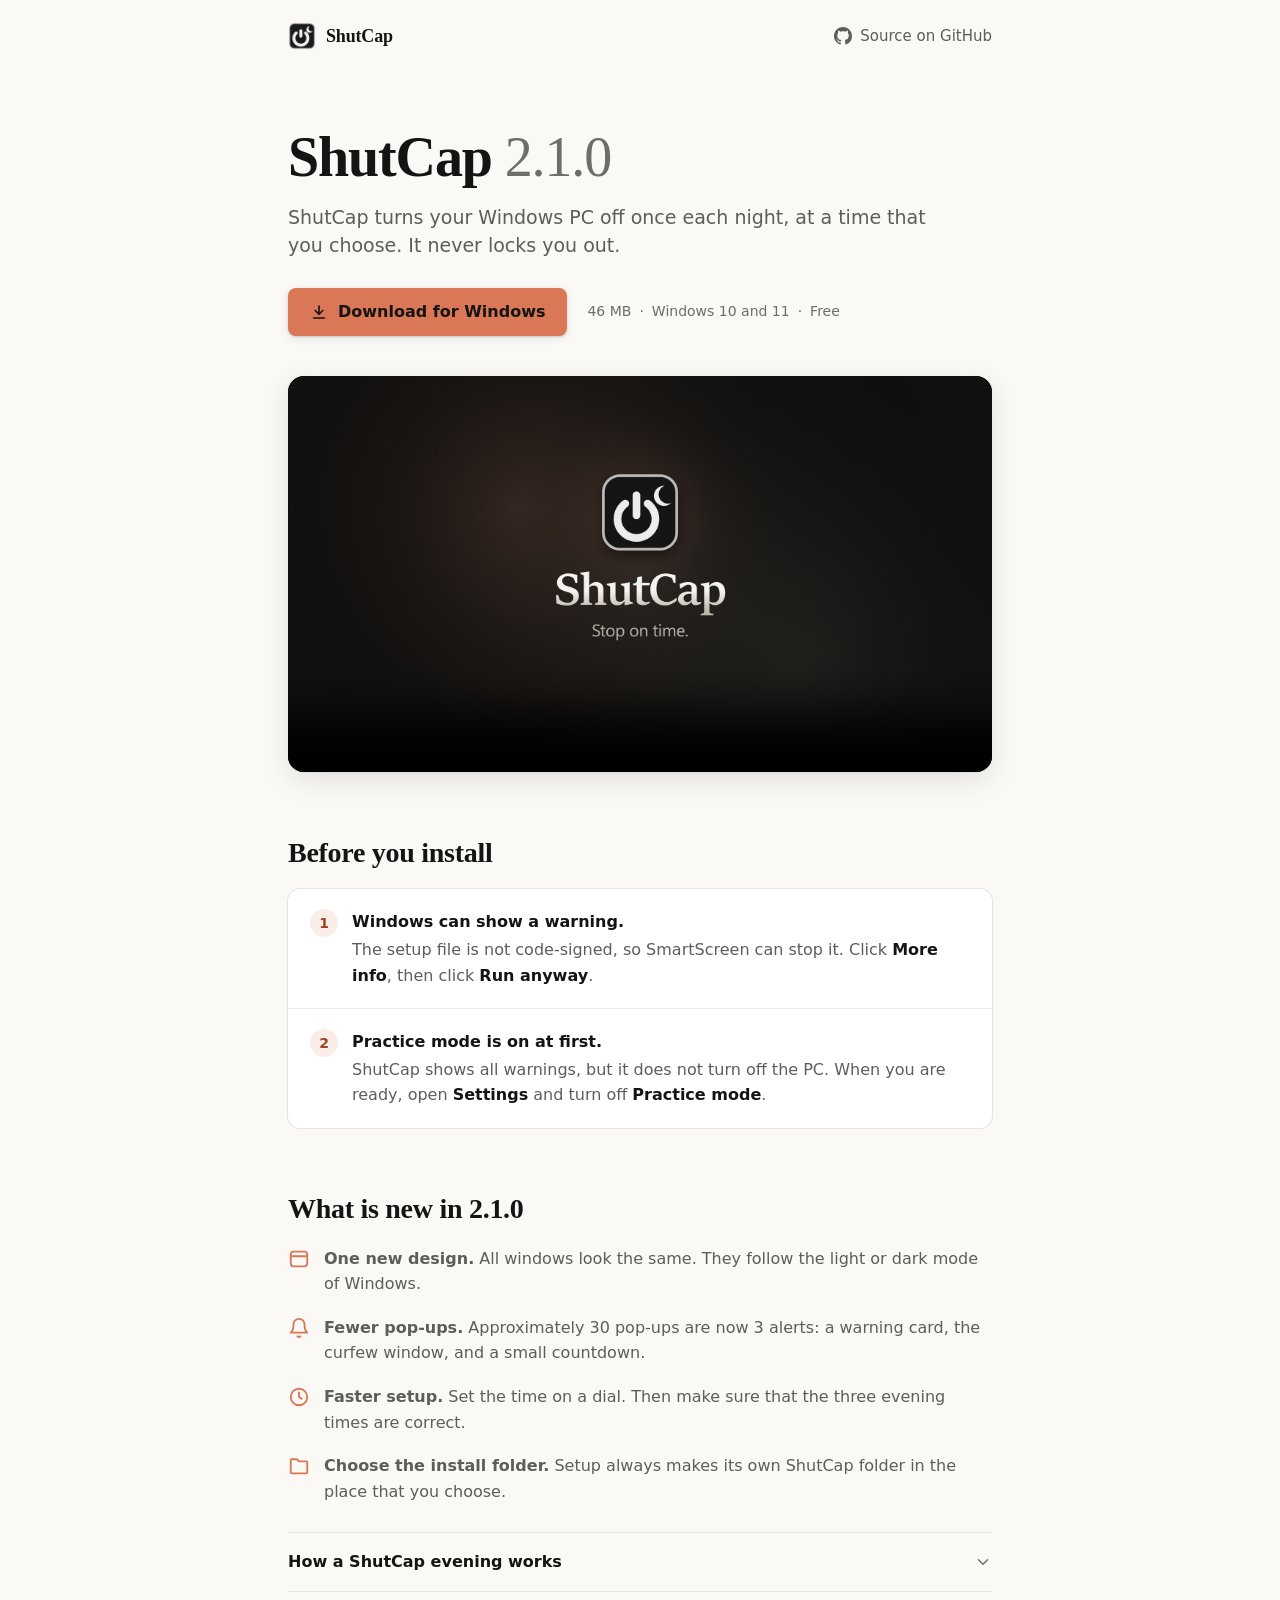
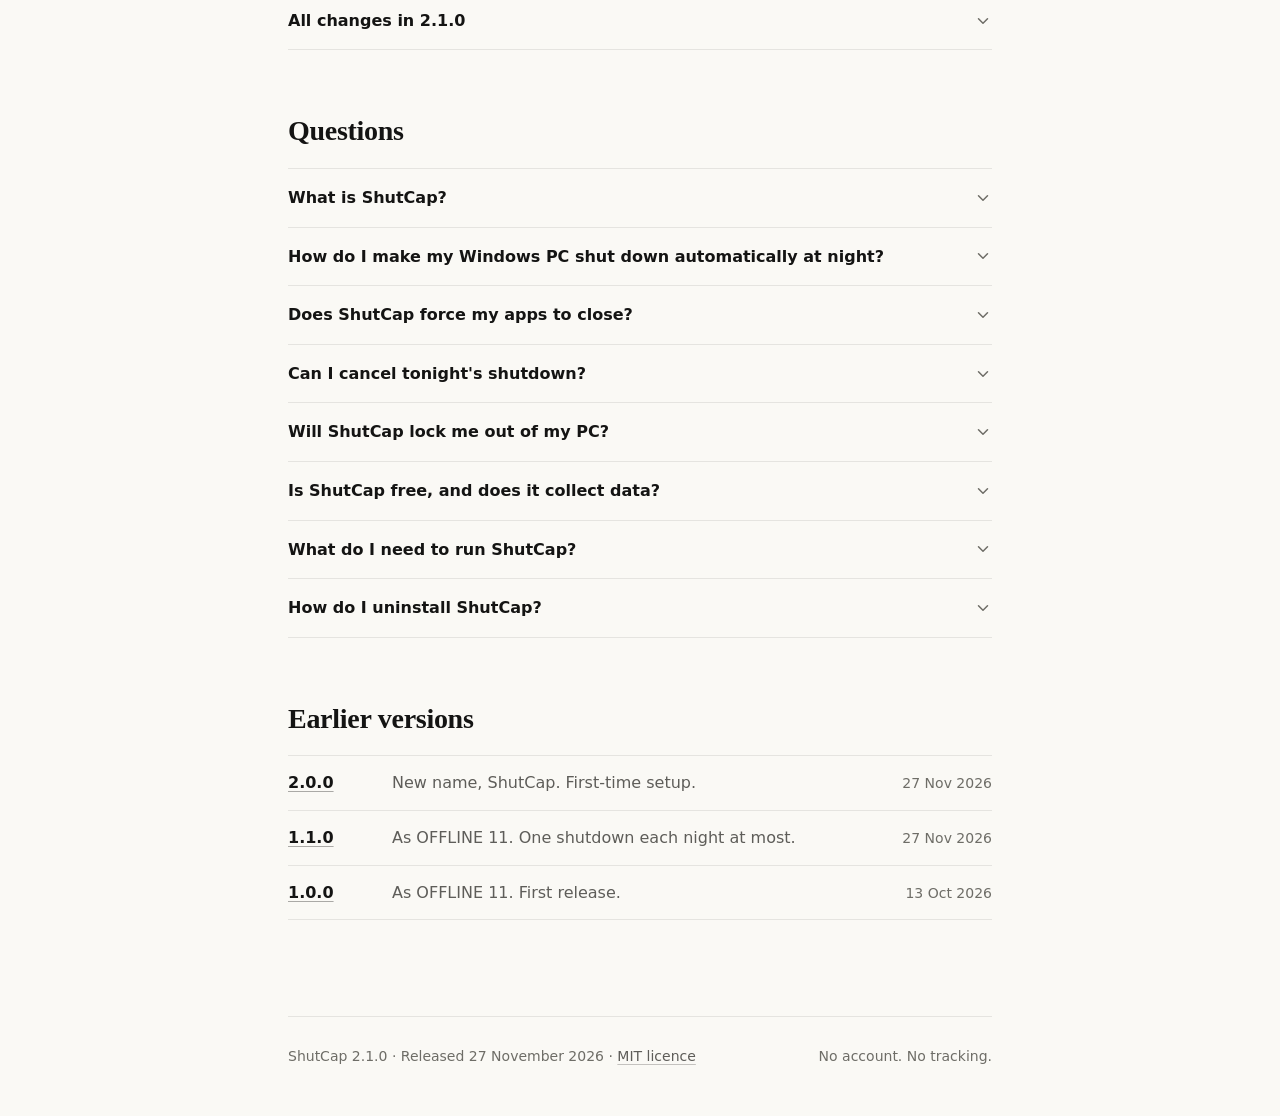
<file: docs/index.html>
<!doctype html>
<html lang="en" data-type="software">
<head>
<meta charset="utf-8">
<meta name="viewport" content="width=device-width, initial-scale=1">
<title>ShutCap: free bedtime shutdown timer for Windows</title>
<meta name="description" content="ShutCap turns your Windows PC off once each night, at a time that you choose. Warnings first, an emergency cancel, and it never locks you out. Free for Windows 10 and 11.">
<link rel="canonical" href="https://zahinarman.github.io/shutcap/">
<link rel="alternate" type="text/markdown" href="https://zahinarman.github.io/shutcap/llms.txt" title="ShutCap summary for AI assistants">
<meta name="google-site-verification" content="s1zYxBRzw0vXcvRviMJhURdR8H2XuVeXx3VDpRZ4h54">
<meta name="robots" content="index, follow, max-image-preview:large, max-video-preview:-1">
<meta name="page-type" content="software">
<meta name="site-kind" content="software">
<meta property="og:type" content="website">
<meta property="og:site_name" content="ShutCap">
<meta property="og:url" content="https://zahinarman.github.io/shutcap/">
<meta property="og:title" content="ShutCap: turn your PC off on time">
<meta property="og:description" content="A free Windows app that turns your PC off once each night, at a time that you choose. It never locks you out.">
<meta property="og:image" content="https://zahinarman.github.io/shutcap/media/shutcap-launch-poster.jpg">
<meta property="og:image:width" content="1920">
<meta property="og:image:height" content="1080">
<meta property="og:image:alt" content="ShutCap logo and the words Stop on time">
<meta property="og:video" content="https://zahinarman.github.io/shutcap/media/shutcap-launch.mp4">
<meta property="og:video:type" content="video/mp4">
<meta property="og:video:width" content="1920">
<meta property="og:video:height" content="1080">
<meta name="twitter:card" content="summary_large_image">
<meta name="twitter:title" content="ShutCap: turn your PC off on time">
<meta name="twitter:description" content="A free Windows app that turns your PC off once each night. It never locks you out.">
<meta name="twitter:image" content="https://zahinarman.github.io/shutcap/media/shutcap-launch-poster.jpg">
<script type="application/ld+json">
{
  "@context": "https://schema.org",
  "@graph": [
    {
      "@type": "SoftwareApplication",
      "@id": "https://zahinarman.github.io/shutcap/#app",
      "name": "ShutCap",
      "description": "ShutCap turns your Windows PC off once each night, at a time that you choose. It warns you first, has an emergency cancel, and never locks you out.",
      "url": "https://zahinarman.github.io/shutcap/",
      "applicationCategory": "UtilitiesApplication",
      "operatingSystem": "Windows 10, Windows 11",
      "softwareVersion": "2.1.0",
      "datePublished": "2026-11-27",
      "fileSize": "46MB",
      "downloadUrl": "https://github.com/ZahinArman/shutcap/releases/latest/download/ShutCap-Setup.exe",
      "installUrl": "https://github.com/ZahinArman/shutcap/releases/latest/download/ShutCap-Setup.exe",
      "license": "https://opensource.org/licenses/MIT",
      "isAccessibleForFree": true,
      "image": "https://zahinarman.github.io/shutcap/media/icon.png",
      "screenshot": "https://zahinarman.github.io/shutcap/media/shutcap-launch-poster.jpg",
      "offers": { "@type": "Offer", "price": "0", "priceCurrency": "USD" },
      "sameAs": ["https://github.com/ZahinArman/shutcap"],
      "dateModified": "2026-11-28",
      "author": { "@id": "https://zahinarman.github.io/shutcap/#author" },
      "publisher": { "@id": "https://zahinarman.github.io/shutcap/#author" },
      "featureList": ["Daily shutdown at a time you choose", "Warnings 45 and 25 minutes before", "Curfew window and countdown", "Emergency cancel with a written reason", "Shuts down at most once each night", "Practice mode", "Follows Windows light and dark mode"],
      "subjectOf": [{ "@id": "https://zahinarman.github.io/shutcap/#film" }, { "@id": "https://zahinarman.github.io/shutcap/#faq" }]
    },
    {
      "@type": "VideoObject",
      "@id": "https://zahinarman.github.io/shutcap/#film",
      "name": "ShutCap launch film",
      "description": "ShutCap in 47 seconds: pick the time your PC turns off, get two warnings and a countdown, cancel for a real emergency. It never locks you out.",
      "thumbnailUrl": "https://zahinarman.github.io/shutcap/media/shutcap-launch-poster.jpg",
      "uploadDate": "2026-11-28",
      "duration": "PT47S",
      "contentUrl": "https://zahinarman.github.io/shutcap/media/shutcap-launch.mp4",
      "embedUrl": "https://zahinarman.github.io/shutcap/",
      "inLanguage": "en"
    },
    {
      "@type": "FAQPage",
      "@id": "https://zahinarman.github.io/shutcap/#faq",
      "mainEntity": [
        {
          "@type": "Question",
          "name": "What is ShutCap?",
          "acceptedAnswer": {
            "@type": "Answer",
            "text": "ShutCap is a free Windows app that turns your PC off once each night, at a time that you choose. It shows warnings before the shutdown, and it never locks you out."
          }
        },
        {
          "@type": "Question",
          "name": "How do I make my Windows PC shut down automatically at night?",
          "acceptedAnswer": {
            "@type": "Answer",
            "text": "Install ShutCap and set your shutdown time on the dial. By default, ShutCap warns you 45 minutes and 25 minutes before. 15 minutes before, it shows the curfew window and a countdown. At your time, Windows turns off the PC."
          }
        },
        {
          "@type": "Question",
          "name": "Does ShutCap force my apps to close?",
          "acceptedAnswer": {
            "@type": "Answer",
            "text": "No. ShutCap runs the Windows command shutdown /s /t 60, without /f. Windows gives your apps 60 seconds to close. ShutCap does not force them to close."
          }
        },
        {
          "@type": "Question",
          "name": "Can I cancel tonight's shutdown?",
          "acceptedAnswer": {
            "@type": "Answer",
            "text": "Yes. In the curfew window, click I have an emergency, write a reason, and click Cancel tonight's shutdown. ShutCap cancels tonight only and writes the reason to History. You can also click Cancel shutdown in the ShutCap window."
          }
        },
        {
          "@type": "Question",
          "name": "Will ShutCap lock me out of my PC?",
          "acceptedAnswer": {
            "@type": "Answer",
            "text": "No. ShutCap turns off the PC one time each night at most. If you turn the PC on again after the curfew starts, ShutCap does nothing more that night."
          }
        },
        {
          "@type": "Question",
          "name": "Is ShutCap free, and does it collect data?",
          "acceptedAnswer": {
            "@type": "Answer",
            "text": "ShutCap is free and open source, with the MIT licence. It has no account, no telemetry, and no cloud service. Phone alerts through ntfy.sh are optional and off by default."
          }
        },
        {
          "@type": "Question",
          "name": "What do I need to run ShutCap?",
          "acceptedAnswer": {
            "@type": "Answer",
            "text": "You need Windows 10 or Windows 11 and Microsoft Edge WebView2. Windows 11 includes WebView2. You do not need administrator rights."
          }
        },
        {
          "@type": "Question",
          "name": "How do I uninstall ShutCap?",
          "acceptedAnswer": {
            "@type": "Answer",
            "text": "Open Settings > Apps > Installed apps, select ShutCap, and click Uninstall. The uninstaller removes the app, its shortcuts, and its start-up entry. It can keep your settings."
          }
        }
      ]
    },
    {
      "@type": "Person",
      "@id": "https://zahinarman.github.io/shutcap/#author",
      "name": "ZahinArman",
      "url": "https://github.com/ZahinArman"
    }
  ]
}
</script>
<meta name="color-scheme" content="light dark">
<link rel="icon" type="image/png" href="media/icon.png">
<link rel="preload" as="image" href="media/shutcap-launch-poster.jpg">
<style>
  /* Tokens: copied from shutcap/ui/web/base.css so the site matches the app. */
  :root {
    --bg: #FAF9F5; --surface: #FFFFFF; --fill: #F0EEE6; --fill-2: #E8E6DC;
    --ink: #141413; --ink-2: #5E5D59; --ink-3: #6E6D67;
    --line: rgba(20, 20, 19, .09);
    --clay: #D97757; --clay-ink: #9E4424; --clay-soft: rgba(217, 119, 87, .14);
    --on-clay: #141413;
    --shadow: 0 1px 2px rgba(20, 20, 19, .06), 0 8px 28px rgba(20, 20, 19, .10);
    --sans: "Segoe UI Variable Text", "Segoe UI Variable", "Segoe UI", system-ui, sans-serif;
    --serif: "Sitka Heading", "Sitka Display", "Sitka Text", "Sitka", Georgia, serif;
    --r-sm: 8px; --r-md: 12px; --r-lg: 16px;
    --ease: cubic-bezier(.2, .8, .2, 1);
    --col: 44rem;
  }
  @media (prefers-color-scheme: dark) {
    :root {
      --bg: #1F1E1D; --surface: #2A2927; --fill: #302F2C; --fill-2: #3A3936;
      --ink: #F5F4EE; --ink-2: #B7B5AC; --ink-3: #9C998F;
      --line: rgba(255, 255, 255, .08);
      --clay: #E08A6B; --clay-ink: #EC9C7E; --clay-soft: rgba(224, 138, 107, .16);
      --shadow: 0 1px 2px rgba(0, 0, 0, .3), 0 10px 30px rgba(0, 0, 0, .35);
    }
  }

  * { box-sizing: border-box; margin: 0; padding: 0; }
  html { -webkit-text-size-adjust: 100%; scroll-padding-top: 24px; }
  body {
    background: var(--bg); color: var(--ink);
    font: 400 1rem/1.6 var(--sans); -webkit-font-smoothing: antialiased;
    text-rendering: optimizeLegibility;
  }
  ::selection { background: var(--clay-soft); color: var(--ink); }
  ::-webkit-scrollbar { width: 12px; }
  ::-webkit-scrollbar-thumb { background: var(--fill-2); border-radius: 12px; border: 3px solid var(--bg); }
  html { scrollbar-color: var(--fill-2) var(--bg); caret-color: var(--clay); }
  :focus { outline: none; }
  :focus-visible { outline: 2px solid var(--clay); outline-offset: 3px; border-radius: 4px; }
  img, video { display: block; max-width: 100%; }
  svg { flex: none; }
  .num { font-variant-numeric: tabular-nums; }

  a { color: inherit; text-decoration: underline; text-decoration-thickness: 1px;
      text-underline-offset: 3px; text-decoration-color: color-mix(in srgb, currentColor 35%, transparent);
      transition: text-decoration-color .2s, color .2s; }
  a:hover { text-decoration-color: currentColor; }

  .skip { position: absolute; left: 16px; top: -60px; background: var(--ink); color: var(--bg);
          padding: 8px 14px; border-radius: var(--r-sm); text-decoration: none; z-index: 2; }
  .skip:focus { top: 16px; }

  .page { width: min(100% - 48px, var(--col)); margin-inline: auto; }

  /* Nav */
  .nav { display: flex; align-items: center; justify-content: space-between; height: 72px; }
  .brand { display: inline-flex; align-items: center; gap: 10px; text-decoration: none;
           font: 600 1.125rem/1 var(--serif); letter-spacing: -.01em; }
  .brand img { width: 28px; height: 28px; border-radius: 7px; }
  .navlink { display: inline-flex; align-items: center; gap: 8px; font-size: .9375rem; color: var(--ink-2);
             text-decoration: none; padding: 8px 10px; margin-right: -10px; border-radius: var(--r-sm);
             transition: background .15s, color .15s; }
  .navlink:hover { background: var(--fill); color: var(--ink); }
  .navlink svg { width: 18px; height: 18px; }

  /* Head */
  .head { padding: 56px 0 32px; }
  h1 { font: 600 clamp(2.5rem, 6vw, 3.5rem)/1.05 var(--serif); letter-spacing: -.02em; text-wrap: balance; }
  h1 .ver { color: var(--ink-3); font-weight: 500; }
  .lead { margin-top: 16px; font-size: 1.1875rem; line-height: 1.5; color: var(--ink-2); max-width: 34em; text-wrap: pretty; }
  .act { display: flex; flex-wrap: wrap; align-items: center; gap: 12px 20px; margin-top: 28px; }
  .btn { display: inline-flex; align-items: center; gap: 10px; height: 48px; padding: 0 22px;
         border-radius: var(--r-sm); text-decoration: none; font-weight: 600; font-size: 1rem;
         background: var(--clay); color: var(--on-clay);
         box-shadow: 0 1px 2px rgba(20,20,19,.14), 0 2px 8px rgba(20,20,19,.10);
         transition: transform .18s var(--ease), box-shadow .18s var(--ease), background .18s; }
  .btn svg { width: 18px; height: 18px; transition: transform .25s var(--ease); }
  .btn:hover { transform: translateY(-1px); background: color-mix(in srgb, var(--clay) 92%, var(--ink));
               box-shadow: 0 2px 4px rgba(20,20,19,.14), 0 8px 18px rgba(20,20,19,.14); }
  .btn:hover svg { transform: translateY(2px); }
  .btn:active { transform: translateY(0) scale(.98); }
  .meta { font-size: .875rem; color: var(--ink-3); line-height: 1.5; }
  .meta span + span::before { content: "·"; margin: 0 8px; color: var(--ink-3); }

  /* Film */
  .film { margin: 8px 0 0; border-radius: var(--r-lg); overflow: hidden; background: #1F1E1D;
          box-shadow: var(--shadow); aspect-ratio: 16 / 9; }
  .film video { width: 100%; height: 100%; object-fit: cover; }
  .film-note { margin-top: 12px; }

  /* Sections */
  section { padding-top: 64px; }
  h2 { font: 600 1.75rem/1.2 var(--serif); letter-spacing: -.01em; margin-bottom: 20px; text-wrap: balance; }
  p + p { margin-top: 12px; }
  .muted { color: var(--ink-2); }

  /* Must read: two numbered notes on one surface */
  .notes { list-style: none; background: var(--surface); border-radius: var(--r-md);
           box-shadow: 0 0 0 1px var(--line); counter-reset: n; }
  .notes li { display: grid; grid-template-columns: 28px 1fr; gap: 14px; padding: 20px 22px; counter-increment: n; }
  .notes li + li { border-top: 1px solid var(--line); }
  .notes li::before { content: counter(n); width: 28px; height: 28px; border-radius: 50%;
                      display: grid; place-items: center; font-weight: 600; font-size: .875rem;
                      background: var(--clay-soft); color: var(--clay-ink); }
  .notes strong { display: block; font-weight: 600; margin-bottom: 2px; }
  .notes p { color: var(--ink-2); }
  kbd { font: inherit; font-weight: 600; color: var(--ink); }

  /* What is new */
  .new { list-style: none; display: grid; gap: 18px; }
  .new li { display: grid; grid-template-columns: 22px 1fr; gap: 14px; }
  .new svg { width: 22px; height: 22px; margin-top: 2px; color: var(--clay); }
  .new strong { font-weight: 600; }
  .new p { color: var(--ink-2); margin: 0; }

  /* Evening: the four default times */
  .evening { display: grid; grid-template-columns: repeat(4, 1fr); margin-top: 8px; position: relative; }
  .evening::before { content: ""; position: absolute; left: 6px; right: calc(25% - 6px); top: 6px; height: 2px;
                     background: linear-gradient(90deg, var(--fill-2), var(--clay)); border-radius: 2px; }
  .evening div { position: relative; padding-top: 26px; padding-right: 12px; }
  .evening div::before { content: ""; position: absolute; left: 0; top: 0; width: 14px; height: 14px; border-radius: 50%;
                         background: var(--bg); box-shadow: inset 0 0 0 2px var(--ink-3); }
  .evening div:last-child::before { background: var(--clay); box-shadow: none; }
  .evening dt { font-weight: 600; }
  .evening dd { font-size: .9375rem; color: var(--ink-2); }

  /* Folded detail */
  details { border-top: 1px solid var(--line); }
  details:last-of-type { border-bottom: 1px solid var(--line); }
  .folds { margin-top: 28px; }
  summary { list-style: none; cursor: pointer; display: flex; align-items: center; justify-content: space-between;
            gap: 16px; padding: 16px 0; font-weight: 600; transition: color .15s; }
  summary::-webkit-details-marker { display: none; }
  summary:hover { color: var(--clay-ink); }
  summary svg { width: 18px; height: 18px; color: var(--ink-3); transition: transform .3s var(--ease); }
  details[open] summary svg { transform: rotate(180deg); }
  .fold { padding: 0 0 24px; color: var(--ink-2); }
  .fold ul { padding-left: 1.2em; display: grid; gap: 8px; }
  .fold li::marker { color: var(--ink-3); }
  .fold h3 { font-size: 1rem; font-weight: 600; color: var(--ink); margin: 20px 0 8px; }
  .fold h3:first-child { margin-top: 0; }
  details[open] .fold { animation: open .35s var(--ease); }
  @keyframes open { from { opacity: 0; transform: translateY(-4px); } }

  /* Questions */
  summary h3 { font: inherit; }
  .faq .fold p { max-width: 38em; }

  /* Earlier versions */
  .versions { list-style: none; }
  .versions li { display: grid; grid-template-columns: 5.5rem 1fr auto; gap: 16px; align-items: baseline;
                 padding: 14px 0; border-top: 1px solid var(--line); }
  .versions li:last-child { border-bottom: 1px solid var(--line); }
  .versions .v { font-weight: 600; }
  .versions .d { font-size: .875rem; color: var(--ink-3); white-space: nowrap; }
  .versions p { color: var(--ink-2); }

  footer { margin-top: 96px; padding: 28px 0 48px; border-top: 1px solid var(--line);
           display: flex; flex-wrap: wrap; justify-content: space-between; gap: 8px 24px; font-size: .875rem; color: var(--ink-3); }
  footer a { color: var(--ink-2); }

  @media (max-width: 600px) {
    .page { width: min(100% - 40px, var(--col)); }
    .head { padding-top: 32px; }
    .lead { font-size: 1.0625rem; }
    .btn { width: 100%; justify-content: center; }
    .film { border-radius: var(--r-md); margin-inline: -4px; }
    section { padding-top: 52px; }
    .evening { grid-template-columns: 1fr; gap: 18px; padding-left: 28px; }
    .evening::before { left: 6px; right: auto; top: 6px; bottom: 6px; width: 2px; height: auto;
                       background: linear-gradient(180deg, var(--fill-2), var(--clay)); }
    .evening div { padding: 0; }
    .evening div::before { left: -28px; top: 4px; }
    .versions li { grid-template-columns: 1fr auto; gap: 2px 16px; }
    .versions p { grid-column: 1 / -1; grid-row: 2; }
    .versions .d { grid-column: 2; grid-row: 1; }
    .notes li { padding: 18px; }
  }
  @media (prefers-reduced-motion: reduce) {
    *, *::before, *::after { transition: none !important; animation: none !important; }
  }
</style>
</head>
<body>
<a class="skip" href="#main">Skip to the release notes</a>

<div class="page">
  <header class="nav">
    <a class="brand" href="./" aria-label="ShutCap home"><img src="media/icon.png" alt="" width="28" height="28">ShutCap</a>
    <a class="navlink" href="https://github.com/ZahinArman/shutcap">
      <svg viewBox="0 0 16 16" fill="currentColor" aria-hidden="true"><path d="M8 0C3.58 0 0 3.58 0 8c0 3.54 2.29 6.53 5.47 7.59.4.07.55-.17.55-.38 0-.19-.01-.82-.01-1.49-2.01.37-2.53-.49-2.69-.94-.09-.23-.48-.94-.82-1.13-.28-.15-.68-.52-.01-.53.63-.01 1.08.58 1.23.82.72 1.21 1.87.87 2.33.66.07-.52.28-.87.51-1.07-1.78-.2-3.64-.89-3.64-3.95 0-.87.31-1.59.82-2.15-.08-.2-.36-1.02.08-2.12 0 0 .67-.21 2.2.82.64-.18 1.32-.27 2-.27.68 0 1.36.09 2 .27 1.53-1.04 2.2-.82 2.2-.82.44 1.1.16 1.92.08 2.12.51.56.82 1.27.82 2.15 0 3.07-1.87 3.75-3.65 3.95.29.25.54.73.54 1.48 0 1.07-.01 1.93-.01 2.2 0 .21.15.46.55.38A8.013 8.013 0 0016 8c0-4.42-3.58-8-8-8z"/></svg>
      Source on GitHub
    </a>
  </header>

  <main id="main">
    <div class="head">
      <h1>ShutCap <span class="ver num">2.1.0</span></h1>
      <p class="lead">ShutCap turns your Windows PC off once each night, at a time that you choose. It never locks you out.</p>
      <div class="act">
        <a class="btn" href="https://github.com/ZahinArman/shutcap/releases/latest/download/ShutCap-Setup.exe">
          <svg viewBox="0 0 24 24" fill="none" stroke="currentColor" stroke-width="2.2" stroke-linecap="round" stroke-linejoin="round" aria-hidden="true"><path d="M12 4v11"/><path d="m7 10 5 5 5-5"/><path d="M5 20h14"/></svg>
          Download for Windows
        </a>
        <p class="meta"><span class="num">46 MB</span><span>Windows 10 and 11</span><span>Free</span></p>
      </div>
    </div>

    <figure class="film">
      <video controls playsinline preload="none" poster="media/shutcap-launch-poster.jpg" width="1920" height="1080"
             aria-label="ShutCap launch film, 47 seconds">
        <source src="media/shutcap-launch.mp4" type="video/mp4">
        <track kind="captions" src="media/shutcap-launch.en.vtt" srclang="en" label="English">
        <a href="media/shutcap-launch.mp4">Watch the launch film (MP4, 12 MB)</a>
      </video>
    </figure>

    <section aria-labelledby="h-read">
      <h2 id="h-read">Before you install</h2>
      <ol class="notes">
        <li>
          <div>
            <strong>Windows can show a warning.</strong>
            <p>The setup file is not code-signed, so SmartScreen can stop it. Click <kbd>More info</kbd>, then click <kbd>Run anyway</kbd>.</p>
          </div>
        </li>
        <li>
          <div>
            <strong>Practice mode is on at first.</strong>
            <p>ShutCap shows all warnings, but it does not turn off the PC. When you are ready, open <kbd>Settings</kbd> and turn off <kbd>Practice mode</kbd>.</p>
          </div>
        </li>
      </ol>
    </section>

    <section aria-labelledby="h-new">
      <h2 id="h-new">What is new in 2.1.0</h2>
      <ul class="new">
        <li>
          <svg viewBox="0 0 24 24" fill="none" stroke="currentColor" stroke-width="2" stroke-linecap="round" stroke-linejoin="round" aria-hidden="true"><rect x="3" y="4" width="18" height="16" rx="3"/><path d="M3 9h18"/></svg>
          <p><strong>One new design.</strong> All windows look the same. They follow the light or dark mode of Windows.</p>
        </li>
        <li>
          <svg viewBox="0 0 24 24" fill="none" stroke="currentColor" stroke-width="2" stroke-linecap="round" stroke-linejoin="round" aria-hidden="true"><path d="M6 8a6 6 0 0 1 12 0c0 7 3 9 3 9H3s3-2 3-9"/><path d="M10.3 21a1.94 1.94 0 0 0 3.4 0"/></svg>
          <p><strong>Fewer pop-ups.</strong> Approximately 30 pop-ups are now 3 alerts: a warning card, the curfew window, and a small countdown.</p>
        </li>
        <li>
          <svg viewBox="0 0 24 24" fill="none" stroke="currentColor" stroke-width="2" stroke-linecap="round" stroke-linejoin="round" aria-hidden="true"><circle cx="12" cy="12" r="9"/><path d="M12 7v5l3 2"/></svg>
          <p><strong>Faster setup.</strong> Set the time on a dial. Then make sure that the three evening times are correct.</p>
        </li>
        <li>
          <svg viewBox="0 0 24 24" fill="none" stroke="currentColor" stroke-width="2" stroke-linecap="round" stroke-linejoin="round" aria-hidden="true"><path d="M4 20h16a1 1 0 0 0 1-1V8a1 1 0 0 0-1-1h-7.9a1 1 0 0 1-.8-.4L10.2 5a1 1 0 0 0-.8-.4H4a1 1 0 0 0-1 1V19a1 1 0 0 0 1 1Z"/></svg>
          <p><strong>Choose the install folder.</strong> Setup always makes its own ShutCap folder in the place that you choose.</p>
        </li>
      </ul>

      <div class="folds">
        <details>
          <summary>How a ShutCap evening works
            <svg viewBox="0 0 24 24" fill="none" stroke="currentColor" stroke-width="2" stroke-linecap="round" stroke-linejoin="round" aria-hidden="true"><path d="m6 9 6 6 6-6"/></svg>
          </summary>
          <div class="fold">
            <p>These are the default times. You can change each time in Settings.</p>
            <dl class="evening" style="margin-top:20px">
              <div><dt>45 min before</dt><dd>First warning</dd></div>
              <div><dt>25 min before</dt><dd>Last warning</dd></div>
              <div><dt>15 min before</dt><dd>Curfew and countdown</dd></div>
              <div><dt>Your time</dt><dd>Windows gives apps 60 seconds, then turns off</dd></div>
            </dl>
            <p style="margin-top:24px">If you have a real emergency, write the reason. ShutCap cancels tonight and keeps a note. ShutCap turns off the PC one time each night only.</p>
          </div>
        </details>
        <details>
          <summary>All changes in 2.1.0
            <svg viewBox="0 0 24 24" fill="none" stroke="currentColor" stroke-width="2" stroke-linecap="round" stroke-linejoin="round" aria-hidden="true"><path d="m6 9 6 6 6-6"/></svg>
          </summary>
          <div class="fold">
            <h3>Alerts</h3>
            <ul>
              <li>Reminders only play a sound. If phone alerts are on, they also send a push notification.</li>
              <li>Confirmations open in the same window. ShutCap asks only before it turns off the PC or deletes data.</li>
              <li>When you save, ShutCap shows the new state. It does not show a message.</li>
              <li>Errors show next to the field that is wrong.</li>
            </ul>
            <h3>App</h3>
            <ul>
              <li>Settings and History are in the main window.</li>
              <li>If ShutCap is already open, a second start shows the open window.</li>
              <li>Text is sharp on high-resolution screens. Windows 11 shows rounded corners.</li>
              <li>Test mode runs next to the real app.</li>
            </ul>
            <h3>Install and uninstall</h3>
            <ul>
              <li>Setup does not install into a folder that has other files in it.</li>
              <li>The uninstaller finds the real install folder. It can keep your settings.</li>
              <li>ShutCap now needs Microsoft Edge WebView2. Windows 11 has it. On Windows 10, <a href="https://developer.microsoft.com/microsoft-edge/webview2/">get WebView2 from Microsoft</a>.</li>
            </ul>
            <h3>Uninstall</h3>
            <ul>
              <li>Open Settings &gt; Apps &gt; Installed apps. Select ShutCap. Click Uninstall.</li>
            </ul>
          </div>
        </details>
      </div>
    </section>

    <section aria-labelledby="h-faq">
      <h2 id="h-faq">Questions</h2>
      <div class="faq">
        <details>
          <summary><h3>What is ShutCap?</h3>
            <svg viewBox="0 0 24 24" fill="none" stroke="currentColor" stroke-width="2" stroke-linecap="round" stroke-linejoin="round" aria-hidden="true"><path d="m6 9 6 6 6-6"/></svg>
          </summary>
          <div class="fold"><p>ShutCap is a free Windows app that turns your PC off once each night, at a time that you choose. It shows warnings before the shutdown, and it never locks you out.</p></div>
        </details>
        <details>
          <summary><h3>How do I make my Windows PC shut down automatically at night?</h3>
            <svg viewBox="0 0 24 24" fill="none" stroke="currentColor" stroke-width="2" stroke-linecap="round" stroke-linejoin="round" aria-hidden="true"><path d="m6 9 6 6 6-6"/></svg>
          </summary>
          <div class="fold"><p>Install ShutCap and set your shutdown time on the dial. By default, ShutCap warns you 45 minutes and 25 minutes before. 15 minutes before, it shows the curfew window and a countdown. At your time, Windows turns off the PC.</p></div>
        </details>
        <details>
          <summary><h3>Does ShutCap force my apps to close?</h3>
            <svg viewBox="0 0 24 24" fill="none" stroke="currentColor" stroke-width="2" stroke-linecap="round" stroke-linejoin="round" aria-hidden="true"><path d="m6 9 6 6 6-6"/></svg>
          </summary>
          <div class="fold"><p>No. ShutCap runs the Windows command shutdown /s /t 60, without /f. Windows gives your apps 60 seconds to close. ShutCap does not force them to close.</p></div>
        </details>
        <details>
          <summary><h3>Can I cancel tonight&#x27;s shutdown?</h3>
            <svg viewBox="0 0 24 24" fill="none" stroke="currentColor" stroke-width="2" stroke-linecap="round" stroke-linejoin="round" aria-hidden="true"><path d="m6 9 6 6 6-6"/></svg>
          </summary>
          <div class="fold"><p>Yes. In the curfew window, click I have an emergency, write a reason, and click Cancel tonight&#x27;s shutdown. ShutCap cancels tonight only and writes the reason to History. You can also click Cancel shutdown in the ShutCap window.</p></div>
        </details>
        <details>
          <summary><h3>Will ShutCap lock me out of my PC?</h3>
            <svg viewBox="0 0 24 24" fill="none" stroke="currentColor" stroke-width="2" stroke-linecap="round" stroke-linejoin="round" aria-hidden="true"><path d="m6 9 6 6 6-6"/></svg>
          </summary>
          <div class="fold"><p>No. ShutCap turns off the PC one time each night at most. If you turn the PC on again after the curfew starts, ShutCap does nothing more that night.</p></div>
        </details>
        <details>
          <summary><h3>Is ShutCap free, and does it collect data?</h3>
            <svg viewBox="0 0 24 24" fill="none" stroke="currentColor" stroke-width="2" stroke-linecap="round" stroke-linejoin="round" aria-hidden="true"><path d="m6 9 6 6 6-6"/></svg>
          </summary>
          <div class="fold"><p>ShutCap is free and open source, with the MIT licence. It has no account, no telemetry, and no cloud service. Phone alerts through ntfy.sh are optional and off by default.</p></div>
        </details>
        <details>
          <summary><h3>What do I need to run ShutCap?</h3>
            <svg viewBox="0 0 24 24" fill="none" stroke="currentColor" stroke-width="2" stroke-linecap="round" stroke-linejoin="round" aria-hidden="true"><path d="m6 9 6 6 6-6"/></svg>
          </summary>
          <div class="fold"><p>You need Windows 10 or Windows 11 and Microsoft Edge WebView2. Windows 11 includes WebView2. You do not need administrator rights.</p></div>
        </details>
        <details>
          <summary><h3>How do I uninstall ShutCap?</h3>
            <svg viewBox="0 0 24 24" fill="none" stroke="currentColor" stroke-width="2" stroke-linecap="round" stroke-linejoin="round" aria-hidden="true"><path d="m6 9 6 6 6-6"/></svg>
          </summary>
          <div class="fold"><p>Open Settings &gt; Apps &gt; Installed apps, select ShutCap, and click Uninstall. The uninstaller removes the app, its shortcuts, and its start-up entry. It can keep your settings.</p></div>
        </details>
      </div>
    </section>

    <section aria-labelledby="h-old">
      <h2 id="h-old">Earlier versions</h2>
      <ul class="versions">
        <li><a class="v num" href="https://github.com/ZahinArman/shutcap/releases/tag/v2.0.0">2.0.0</a><p>New name, ShutCap. First-time setup.</p><span class="d num">27 Nov 2026</span></li>
        <li><a class="v num" href="https://github.com/ZahinArman/shutcap/releases/tag/v1.1.0">1.1.0</a><p>As OFFLINE 11. One shutdown each night at most.</p><span class="d num">27 Nov 2026</span></li>
        <li><a class="v num" href="https://github.com/ZahinArman/shutcap/releases/tag/v1.0.0">1.0.0</a><p>As OFFLINE 11. First release.</p><span class="d num">13 Oct 2026</span></li>
      </ul>
    </section>
  </main>

  <footer>
    <span>ShutCap 2.1.0 · Released 27 November 2026 · <a href="https://github.com/ZahinArman/shutcap/blob/main/LICENSE">MIT licence</a></span>
    <span>No account. No tracking.</span>
  </footer>
</div>
</body>
</html>
</file>
